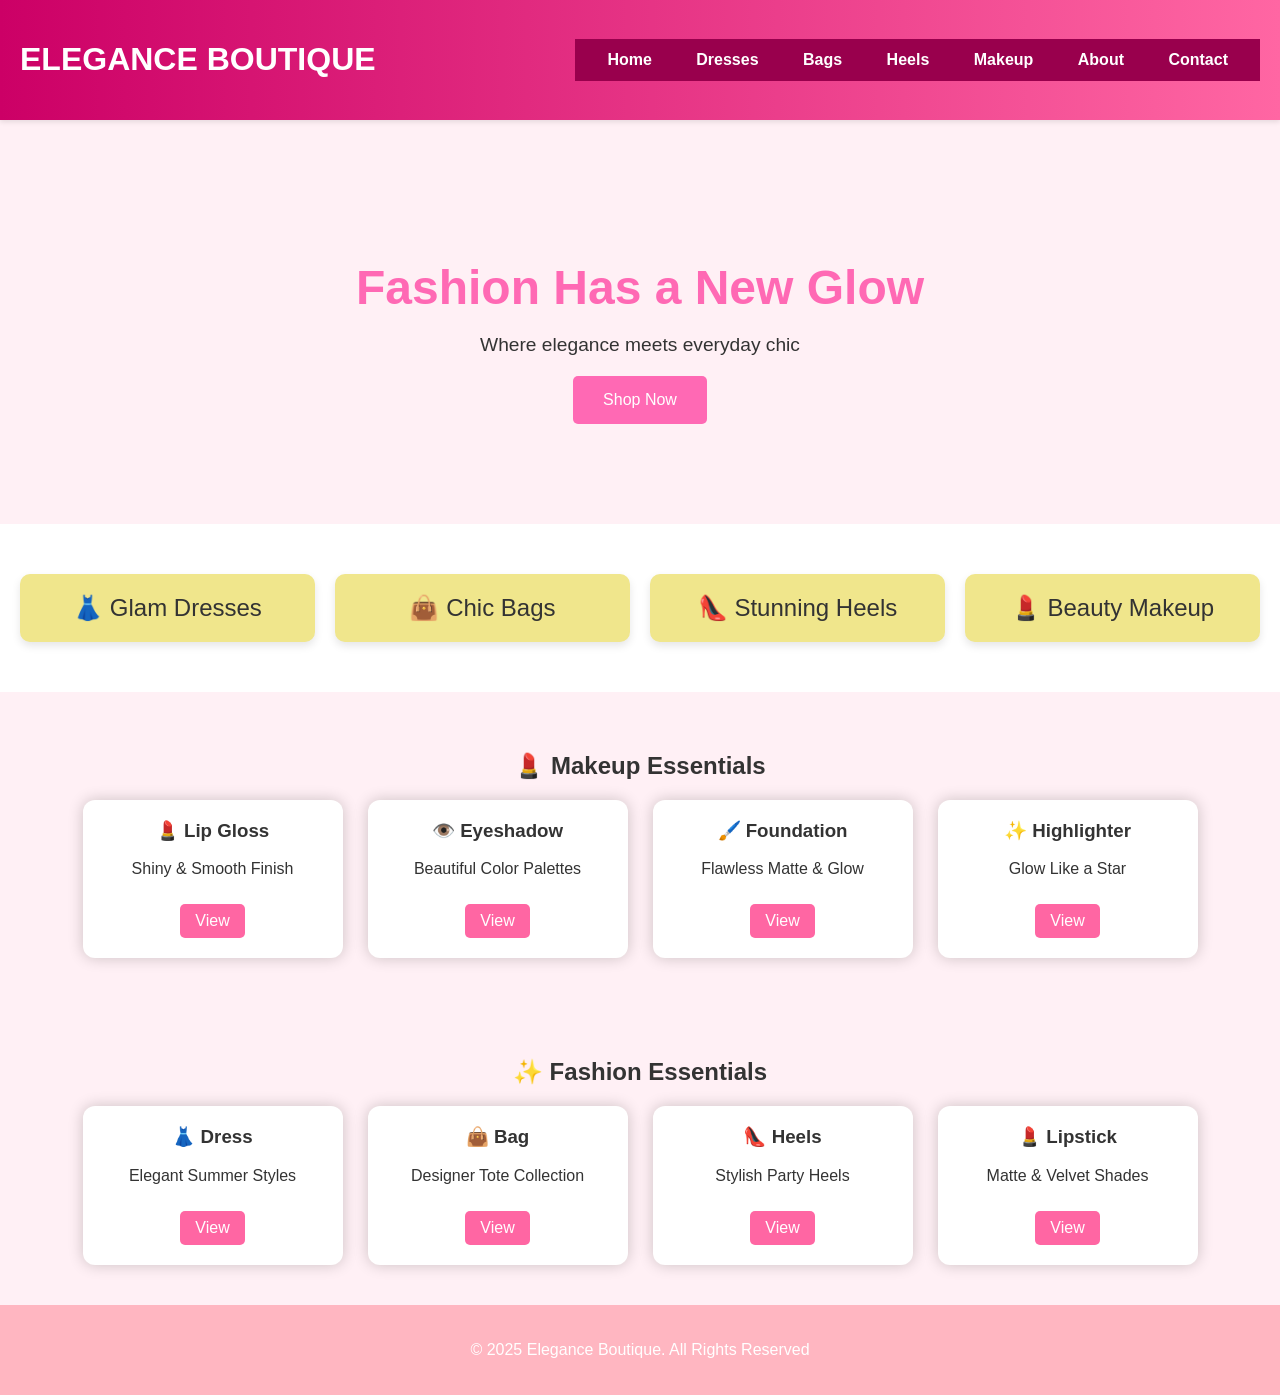
<file: index.html>
<!DOCTYPE html>
<html lang="en">
<head>
  <meta charset="UTF-8">
  <title>Elegance Boutique – Fashion Redefined</title>
   <link rel="stylesheet" href="style.css">
   
    <link href="https://fonts.googleapis.com/css2?family=Montserrat:wght@300;500;700&display=swap" rel="stylesheet">
</head>
<body>

<header class="navbar">
  <h1 class="brand">ELEGANCE BOUTIQUE</h1>
  <nav>
    <a href="#">Home</a>
    <a href="#">Dresses</a>
    <a href="#">Bags</a>
    <a href="#">Heels</a>
    <a href="#">Makeup</a>
    <a href="#">About</a>
    <a href="#">Contact</a>
  </nav>
</header>

<section class="hero-colorful">
  <div class="hero-text">
    <h2>Fashion Has a New Glow</h2>
    <p>Where elegance meets everyday chic</p>
    <button>Shop Now</button>
  </div>
</section>

<section class="categories">
  <div class="cat-card">👗 Glam Dresses</div>
  <div class="cat-card">👜 Chic Bags</div>
  <div class="cat-card">👠 Stunning Heels</div>
  <div class="cat-card">💄 Beauty Makeup</div>
</section>




 <title>Elegance Boutique</title>
   
</head>
<body>







</div>

<div class="section" id="shop">
    <h2>💄 Makeup Essentials</h2>

    <div class="products">
        <div class="card">
            <h3>💄 Lip Gloss</h3>
            <p>Shiny & Smooth Finish</p>
            <a href="lipgloss.html">View</a>
        </div>

        <div class="card">
            <h3>👁️ Eyeshadow</h3>
            <p>Beautiful Color Palettes</p>
            <a href="eyeshadow.html">View</a>
        </div>

        <div class="card">
            <h3>🖌️ Foundation</h3>
            <p>Flawless Matte & Glow</p>
            <a href="foundation.html">View</a>
        </div>

        <div class="card">
            <h3>✨ Highlighter</h3>
            <p>Glow Like a Star</p>
            <a href="highlighter.html">View</a>
        </div>
        
    </div>
</div>

<div class="section" id="fashion">
    <h2>✨ Fashion Essentials</h2>

    <div class="products">
        <div class="card">
            <h3>👗 Dress</h3>
            <p>Elegant Summer Styles</p>
            <a href="dress.html">View</a>
        </div>

        <div class="card">
            <h3>👜 Bag</h3>
            <p>Designer Tote Collection</p>
            <a href="bag.html">View</a>
        </div>

        <div class="card">
            <h3>👠 Heels</h3>
            <p>Stylish Party Heels</p>
            <a href="heels.html">View</a>
        </div>

        <div class="card">
            <h3>💄 Lipstick</h3>
            <p>Matte & Velvet Shades</p>
            <a href="lipstick.html">View</a>
        </div>
        
    </div>
</div>





<footer class="dark-footer">
  <p>© 2025 Elegance Boutique. All Rights Reserved</p>
</footer>
</file>
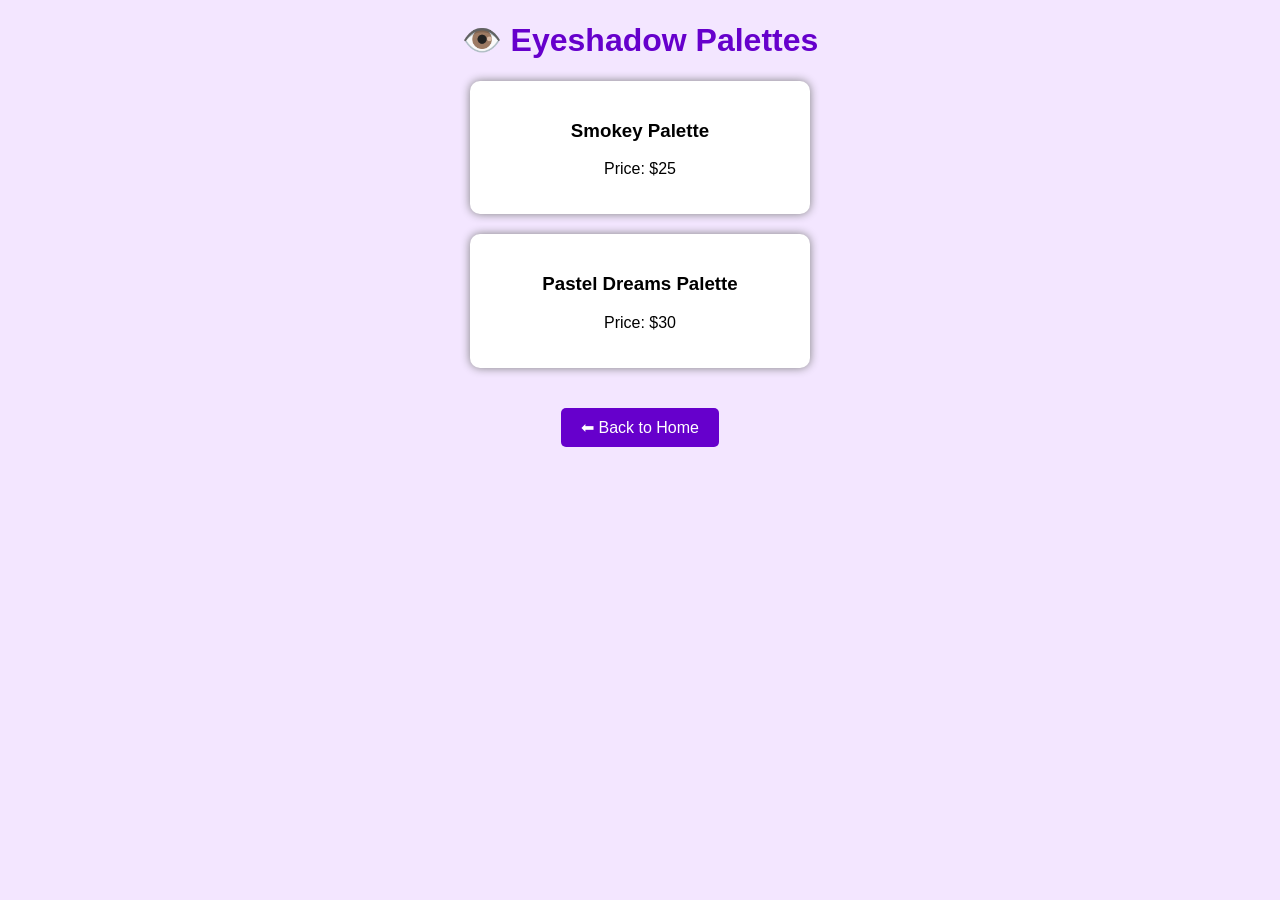
<file: eyeshadow.html>
<!DOCTYPE html>
<html>
<head>
    <title>Eyeshadow Palette</title>
    <style>
        body{
            font-family: Arial;
            background-color: #f3e6ff;
            text-align: center;
        }
        h1{
            color: #6600cc;
        }
        .product{
            background: white;
            margin: 20px auto;
            padding: 20px;
            width: 300px;
            border-radius: 10px;
            box-shadow: 0 0 10px gray;
        }
        a{
            display: inline-block;
            margin-top: 20px;
            text-decoration: none;
            color: white;
            background: #6600cc;
            padding: 10px 20px;
            border-radius: 5px;
        }
    </style>
</head>
<body>

<h1>👁️ Eyeshadow Palettes</h1>

<div class="product">
    <h3>Smokey Palette</h3>
    <p>Price: $25</p>
</div>

<div class="product">
    <h3>Pastel Dreams Palette</h3>
    <p>Price: $30</p>
</div>

<a href="index.html">⬅ Back to Home</a>

</body>
</html>
</file>
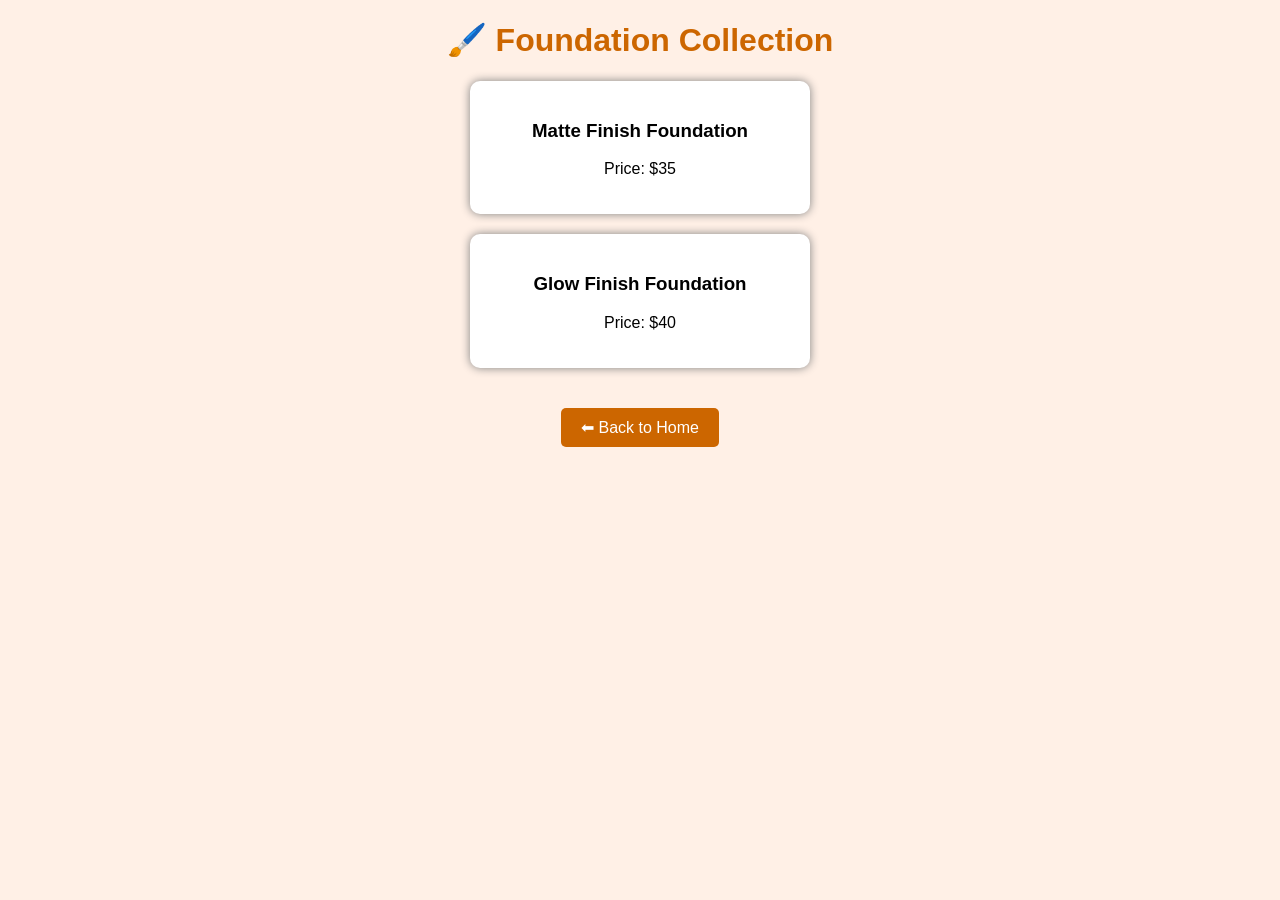
<file: foundation.html>
<!DOCTYPE html>
<html>
<head>
    <title>Foundation Collection</title>
    <style>
        body{
            font-family: Arial;
            background-color: #fff0e6;
            text-align: center;
        }
        h1{
            color: #cc6600;
        }
        .product{
            background: white;
            margin: 20px auto;
            padding: 20px;
            width: 300px;
            border-radius: 10px;
            box-shadow: 0 0 10px gray;
        }
        a{
            display: inline-block;
            margin-top: 20px;
            text-decoration: none;
            color: white;
            background: #cc6600;
            padding: 10px 20px;
            border-radius: 5px;
        }
    </style>
</head>
<body>

<h1>🖌️ Foundation Collection</h1>

<div class="product">
    <h3>Matte Finish Foundation</h3>
    <p>Price: $35</p>
</div>

<div class="product">
    <h3>Glow Finish Foundation</h3>
    <p>Price: $40</p>
</div>

<a href="index.html">⬅ Back to Home</a>

</body>
</html>
</file>
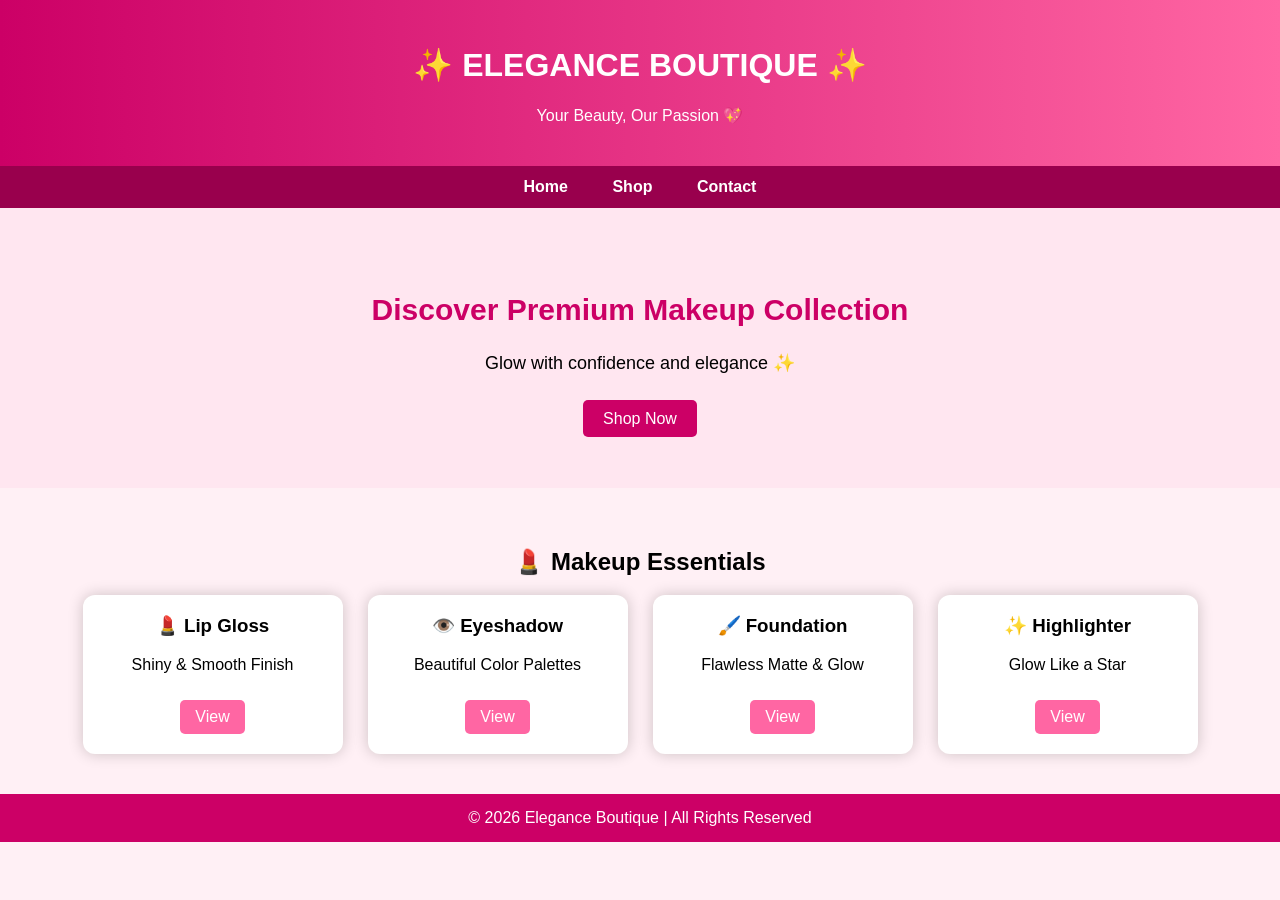
<file: highlighter.html>
<!DOCTYPE html>
<html>
<head>
    <title>Elegance Boutique</title>
    <style>
        body{
            margin: 0;
            font-family: Arial, sans-serif;
            background-color: #fff0f5;
        }

        header{
            background: linear-gradient(to right, #cc0066, #ff66a3);
            color: white;
            text-align: center;
            padding: 25px;
        }

        nav{
            background-color: #99004d;
            padding: 12px;
            text-align: center;
        }

        nav a{
            color: white;
            text-decoration: none;
            margin: 20px;
            font-weight: bold;
        }

        nav a:hover{
            text-decoration: underline;
        }

        .hero{
            text-align: center;
            padding: 60px 20px;
            background-color: #ffe6f0;
        }

        .hero h2{
            color: #cc0066;
            font-size: 30px;
        }

        .hero p{
            font-size: 18px;
        }

        .btn{
            background-color: #cc0066;
            color: white;
            padding: 10px 20px;
            text-decoration: none;
            border-radius: 5px;
        }

        .section{
            padding: 40px 20px;
            text-align: center;
        }

        .products{
            display: flex;
            justify-content: center;
            gap: 25px;
            flex-wrap: wrap;
        }

        .card{
            background: white;
            width: 220px;
            padding: 20px;
            border-radius: 12px;
            box-shadow: 0 0 15px rgba(0,0,0,0.2);
        }

        .card h3{
            margin-top: 0;
        }

        .card a{
            display: inline-block;
            margin-top: 10px;
            background: #ff66a3;
            color: white;
            padding: 8px 15px;
            text-decoration: none;
            border-radius: 5px;
        }

        footer{
            background-color: #cc0066;
            color: white;
            text-align: center;
            padding: 15px;
        }
    </style>
</head>
<body>

<header>
    <h1>✨ ELEGANCE BOUTIQUE ✨</h1>
    <p>Your Beauty, Our Passion 💖</p>
</header>

<nav>
    <a href="index.html">Home</a>
    <a href="#">Shop</a>
    <a href="#">Contact</a>
</nav>

<div class="hero">
    <h2>Discover Premium Makeup Collection</h2>
    <p>Glow with confidence and elegance ✨</p>
    <br>
    <a href="#shop" class="btn">Shop Now</a>
</div>

<div class="section" id="shop">
    <h2>💄 Makeup Essentials</h2>

    <div class="products">
        <div class="card">
            <h3>💄 Lip Gloss</h3>
            <p>Shiny & Smooth Finish</p>
            <a href="lipgloss.html">View</a>
        </div>

        <div class="card">
            <h3>👁️ Eyeshadow</h3>
            <p>Beautiful Color Palettes</p>
            <a href="eyeshadow.html">View</a>
        </div>

        <div class="card">
            <h3>🖌️ Foundation</h3>
            <p>Flawless Matte & Glow</p>
            <a href="foundation.html">View</a>
        </div>

        <div class="card">
            <h3>✨ Highlighter</h3>
            <p>Glow Like a Star</p>
            <a href="highlighter.html">View</a>
        </div>
    </div>
</div>

<footer>
    © 2026 Elegance Boutique | All Rights Reserved
</footer>

</body>
</html>
</file>
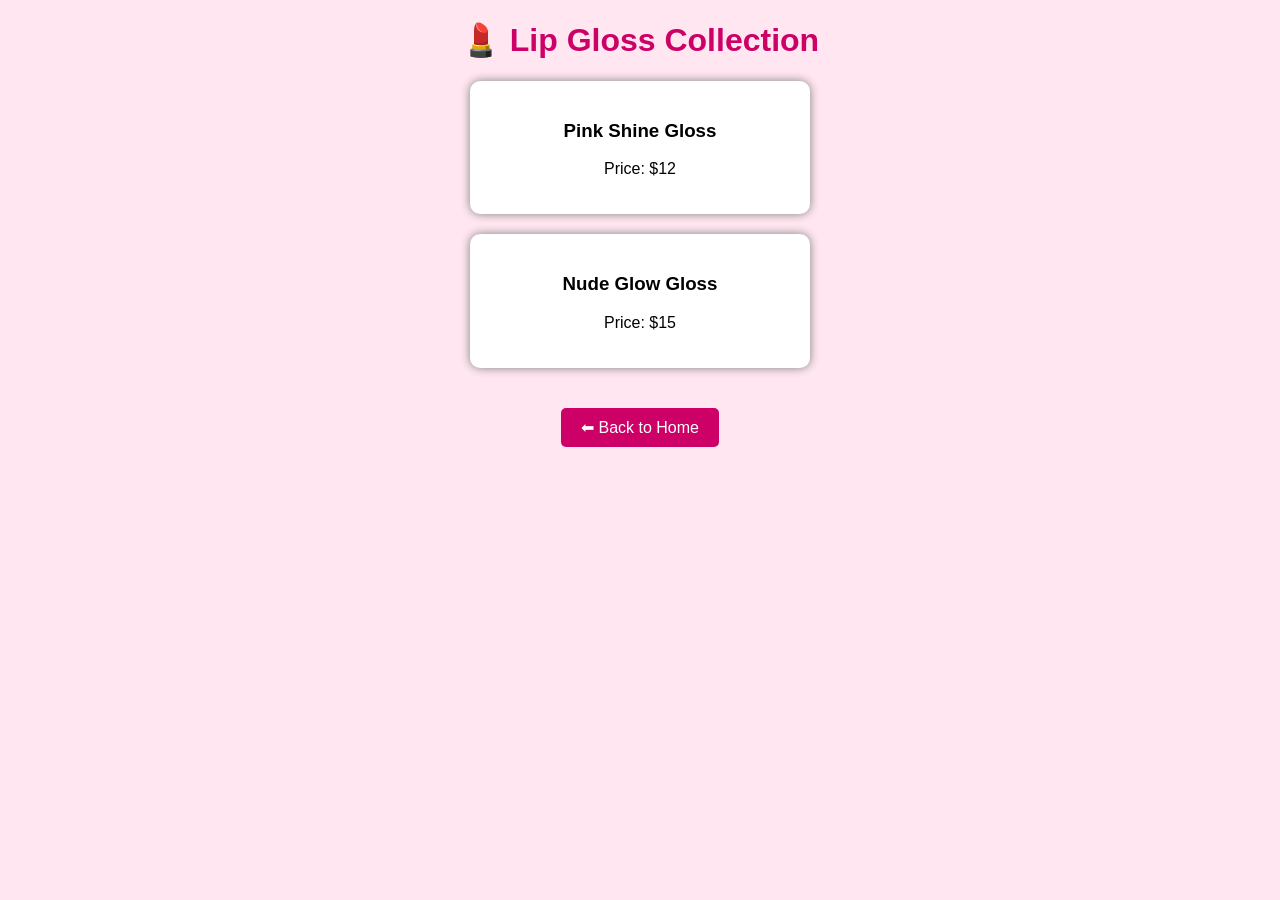
<file: lipgloss.html>
<!DOCTYPE html>
<html>
<head>
    <title>Lip Gloss Collection</title>
    <style>
        body{
            font-family: Arial;
            background-color: #ffe6f0;
            text-align: center;
        }
        h1{
            color: #cc0066;
        }
        .product{
            background: white;
            margin: 20px auto;
            padding: 20px;
            width: 300px;
            border-radius: 10px;
            box-shadow: 0 0 10px gray;
        }
        a{
            display: inline-block;
            margin-top: 20px;
            text-decoration: none;
            color: white;
            background: #cc0066;
            padding: 10px 20px;
            border-radius: 5px;
        }
    </style>
</head>
<body>

<h1>💄 Lip Gloss Collection</h1>

<div class="product">
    <h3>Pink Shine Gloss</h3>
    <p>Price: $12</p>
</div>

<div class="product">
    <h3>Nude Glow Gloss</h3>
    <p>Price: $15</p>
</div>

<a href="index.html">⬅ Back to Home</a>

</body>
</html>
</file>
<file: style.css>
/* Completely new CSS for a light, pastel theme */
    body {
      font-family: 'Montserrat', sans-serif;
      margin: 0;
      padding: 0;
      background-color: #fff5f5; /* Soft pink background */
      color: #333;
    }
    .navbar {
      background-color: #ffb6c1; /* Light pink */
      padding: 20px;
      display: flex;
      justify-content: space-between;
      align-items: center;
      box-shadow: 0 2px 5px rgba(0,0,0,0.1);
    }
    .brand {
      font-size: 2em;
      font-weight: 700;
      color: #fff;
    }
    nav a {
      margin: 0 15px;
      text-decoration: none;
      color: #fff;
      font-weight: 500;
    }
    .hero-colorful {
      background: linear-gradient(45deg, #ffe4e1, #fffacd); /* Pastel gradient */
      padding: 100px 20px;
      text-align: center;
      background-image: url('https://via.placeholder.com/1920x600?text=Floral+Background'); /* Placeholder floral image */
      background-size: cover;
    }
    .hero-text h2 {
      font-size: 3em;
      margin-bottom: 10px;
      color: #ff69b4;
    }
    .hero-text p {
      font-size: 1.2em;
      margin-bottom: 20px;
    }
    button {
      background-color: #ff69b4;
      color: white;
      border: none;
      padding: 15px 30px;
      font-size: 1em;
      cursor: pointer;
      border-radius: 5px;
    }
    .categories {
      display: grid;
      grid-template-columns: repeat(auto-fit, minmax(200px, 1fr));
      gap: 20px;
      padding: 50px 20px;
      background-color: #fff;
    }
    .cat-card {
      background-color: #f0e68c; /* Khaki */
      padding: 20px;
      text-align: center;
      border-radius: 10px;
      font-size: 1.5em;
      box-shadow: 0 4px 8px rgba(0,0,0,0.1);
    }
    .products-grid {
      display: grid;
      grid-template-columns: repeat(auto-fit, minmax(250px, 1fr));
      gap: 30px;
      padding: 50px 20px;
      background-color:  #ffe4e1, /* Linen */
    }
    .product {
      background-color: white;
      padding: 20px;
      text-align: center;
      border-radius: 10px;
      box-shadow: 0 4px 8px rgba(0,0,0,0.1);
    }
    .product img {
      width: 100%;
      height: 200px;
      object-fit: cover;
      border-radius: 10px;
    }
    .makeup-gallery {
      padding: 50px 20px;
      background-color: #fff;
      text-align: center;
    }
    .makeup-gallery h2 {
      color: #ff69b4;
    }
    .makeup-items {
      display: flex;
      justify-content: center;
      gap: 20px;
      flex-wrap: wrap;
    }
    .makeup-item {
      background-color: #ffe4e1;
      padding: 15px;
      border-radius: 10px;
      width: 150px;
    }
    .dark-footer {
      background-color: #ffb6c1;
      color: white;
      text-align: center;
      padding: 20px;
    }
















    
        body{
            margin: 0;
            font-family: Arial, sans-serif;
            background-color: #fff0f5;
        }

        header{
            background: linear-gradient(to right, #cc0066, #ff66a3);
            color: white;
            text-align: center;
            padding: 25px;
        }

        nav{
            background-color: #99004d;
            padding: 12px;
            text-align: center;
        }

        nav a{
            color: white;
            text-decoration: none;
            margin: 20px;
            font-weight: bold;
        }

        nav a:hover{
            text-decoration: underline;
        }

        .hero{
            text-align: center;
            padding: 60px 20px;
            background-color: #ffe6f0;
        }

        .hero h2{
            color: #cc0066;
            font-size: 30px;
        }

        .hero p{
            font-size: 18px;
        }

        .btn{
            background-color: #cc0066;
            color: white;
            padding: 10px 20px;
            text-decoration: none;
            border-radius: 5px;
            text-align: center;
                }

        .section{
            padding: 40px 20px;
            text-align: center;
        }

        .products{
            display: flex;
            justify-content: center;
            gap: 25px;
            flex-wrap: wrap;
        }

        .card{
            background: white;
            width: 220px;
            padding: 20px;
            border-radius: 12px;
            box-shadow: 0 0 15px rgba(0,0,0,0.2);
        }

        .card h3{
            margin-top: 0;
        }

        .card a{
            display: inline-block;
            margin-top: 10px;
            background: #ff66a3;
            color: white;
            padding: 8px 15px;
            text-decoration: none;
            border-radius: 5px;
        }

        footer{
            background-color: #cc0066;
            color: white;
            text-align: center;
            padding: 15px;
        }
</file>
